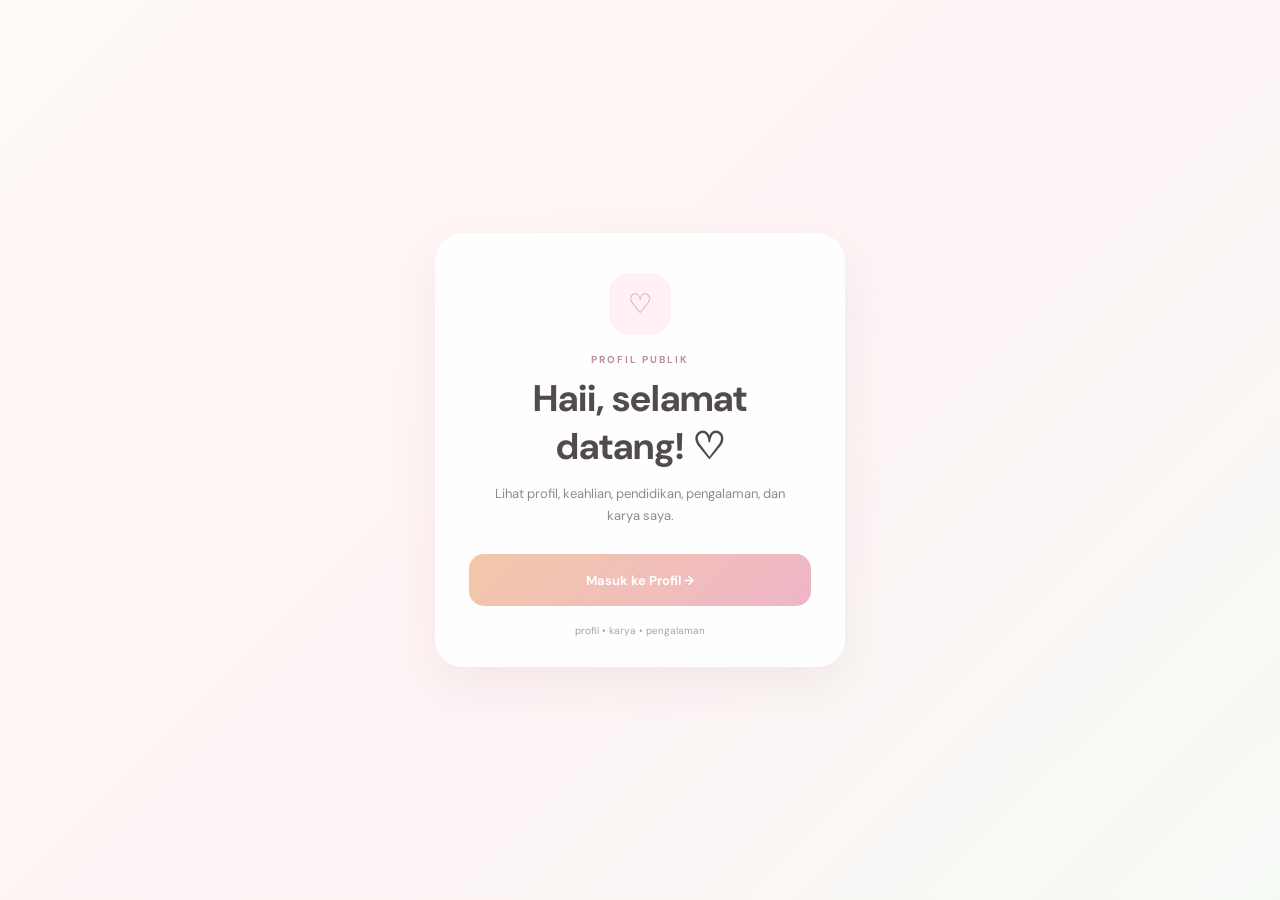
<file: index.html>
<!DOCTYPE html>
<html lang="id">

<head>
  <meta charset="UTF-8">
  <meta name="viewport" content="width=device-width, initial-scale=1.0">

  <title>Masuk</title>

  <link rel="stylesheet" href="style.css">
</head>

<body>

  <!-- Bunga jatuh -->
  <div id="flowers"></div>

  <main class="login-page">

    <div class="login-card">

      <!-- Logo -->
      <div class="logo">
        ♡
      </div>

      <!-- Judul -->
      <p class="eyebrow">
        PROFIL PUBLIK
      </p>

      <h1>
        Haii, selamat datang! ♡
      </h1>

      <p class="subtitle">
        Lihat profil, keahlian, pendidikan,
        pengalaman, dan karya saya.
      </p>

      <!-- Tombol masuk -->
      <button id="loginButton">

        <span id="buttonText">
          Masuk ke Profil →
        </span>

        <span id="loadingText" hidden>
          Tunggu sebentar... ✦
        </span>

      </button>

      <p class="hint">
        profil • karya • pengalaman
      </p>

    </div>

  </main>
  
  <script src="script.js"></script>

</body>

</html>
</file>
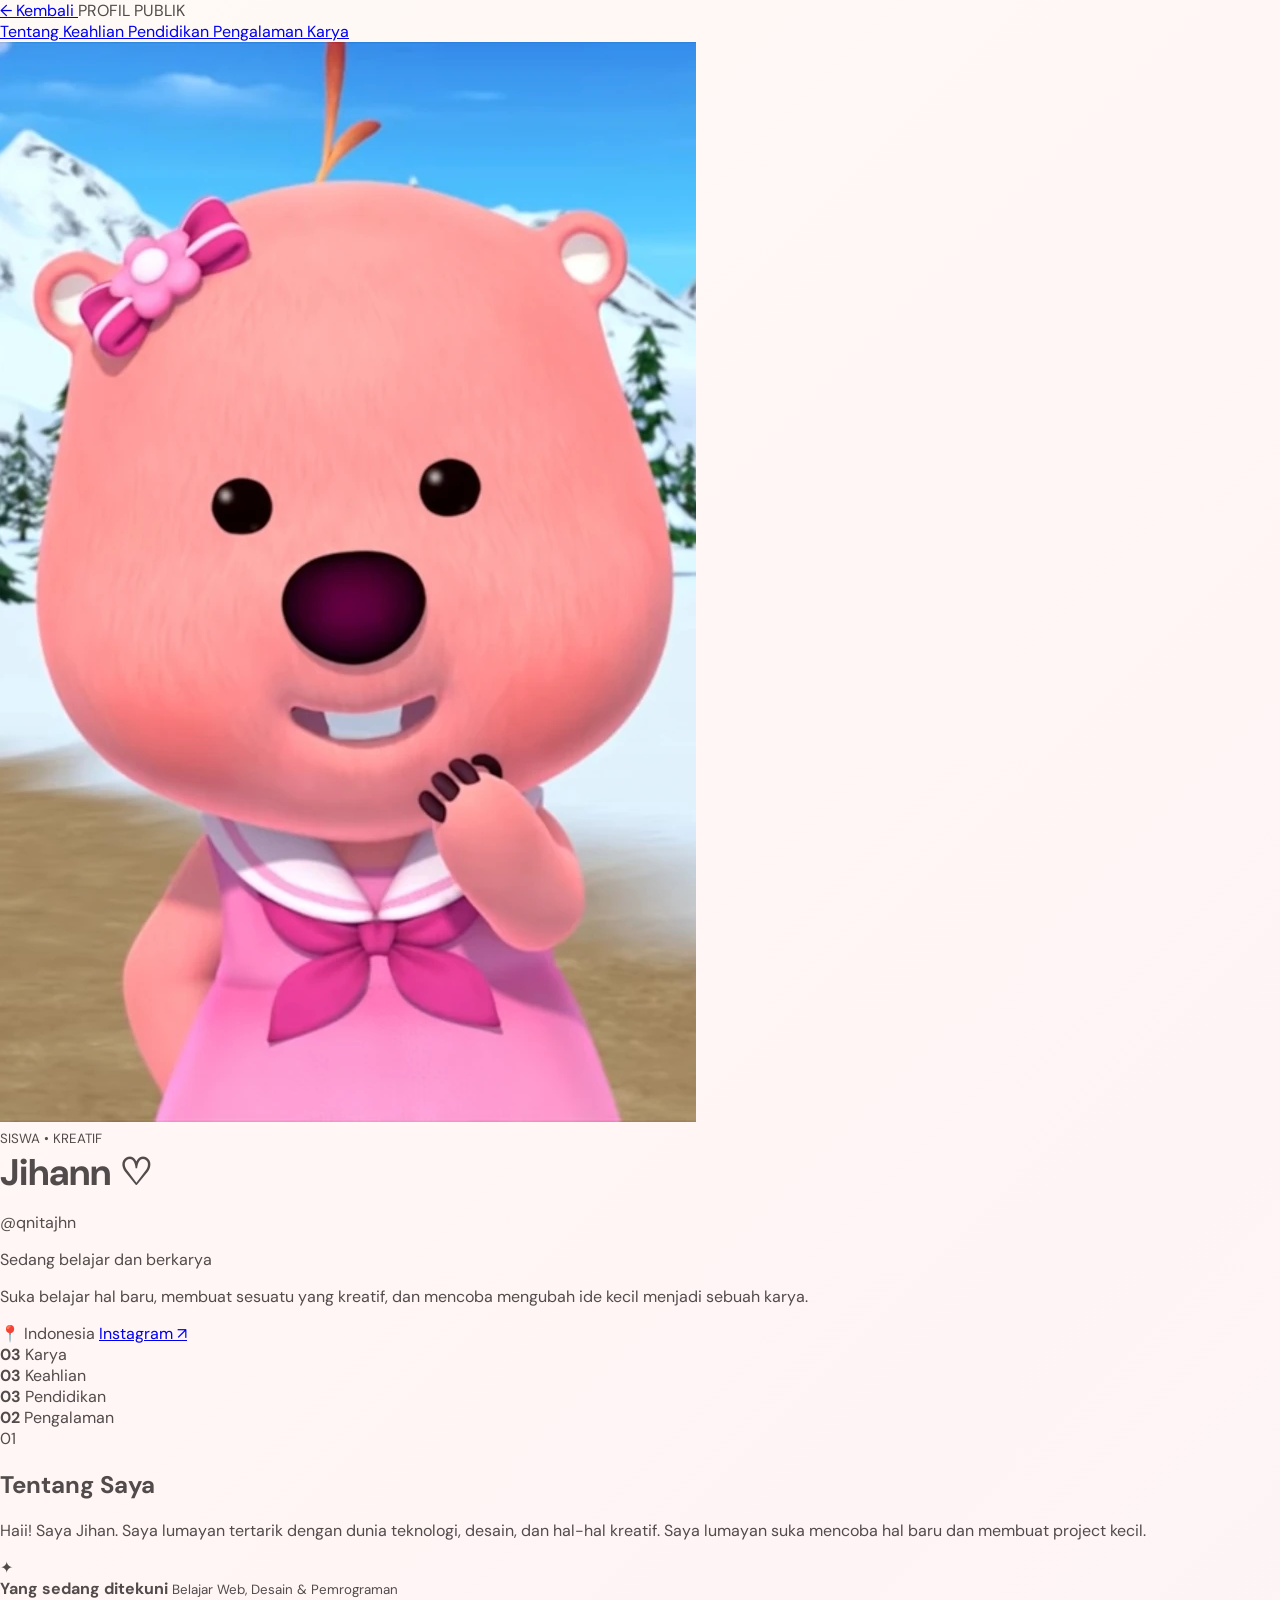
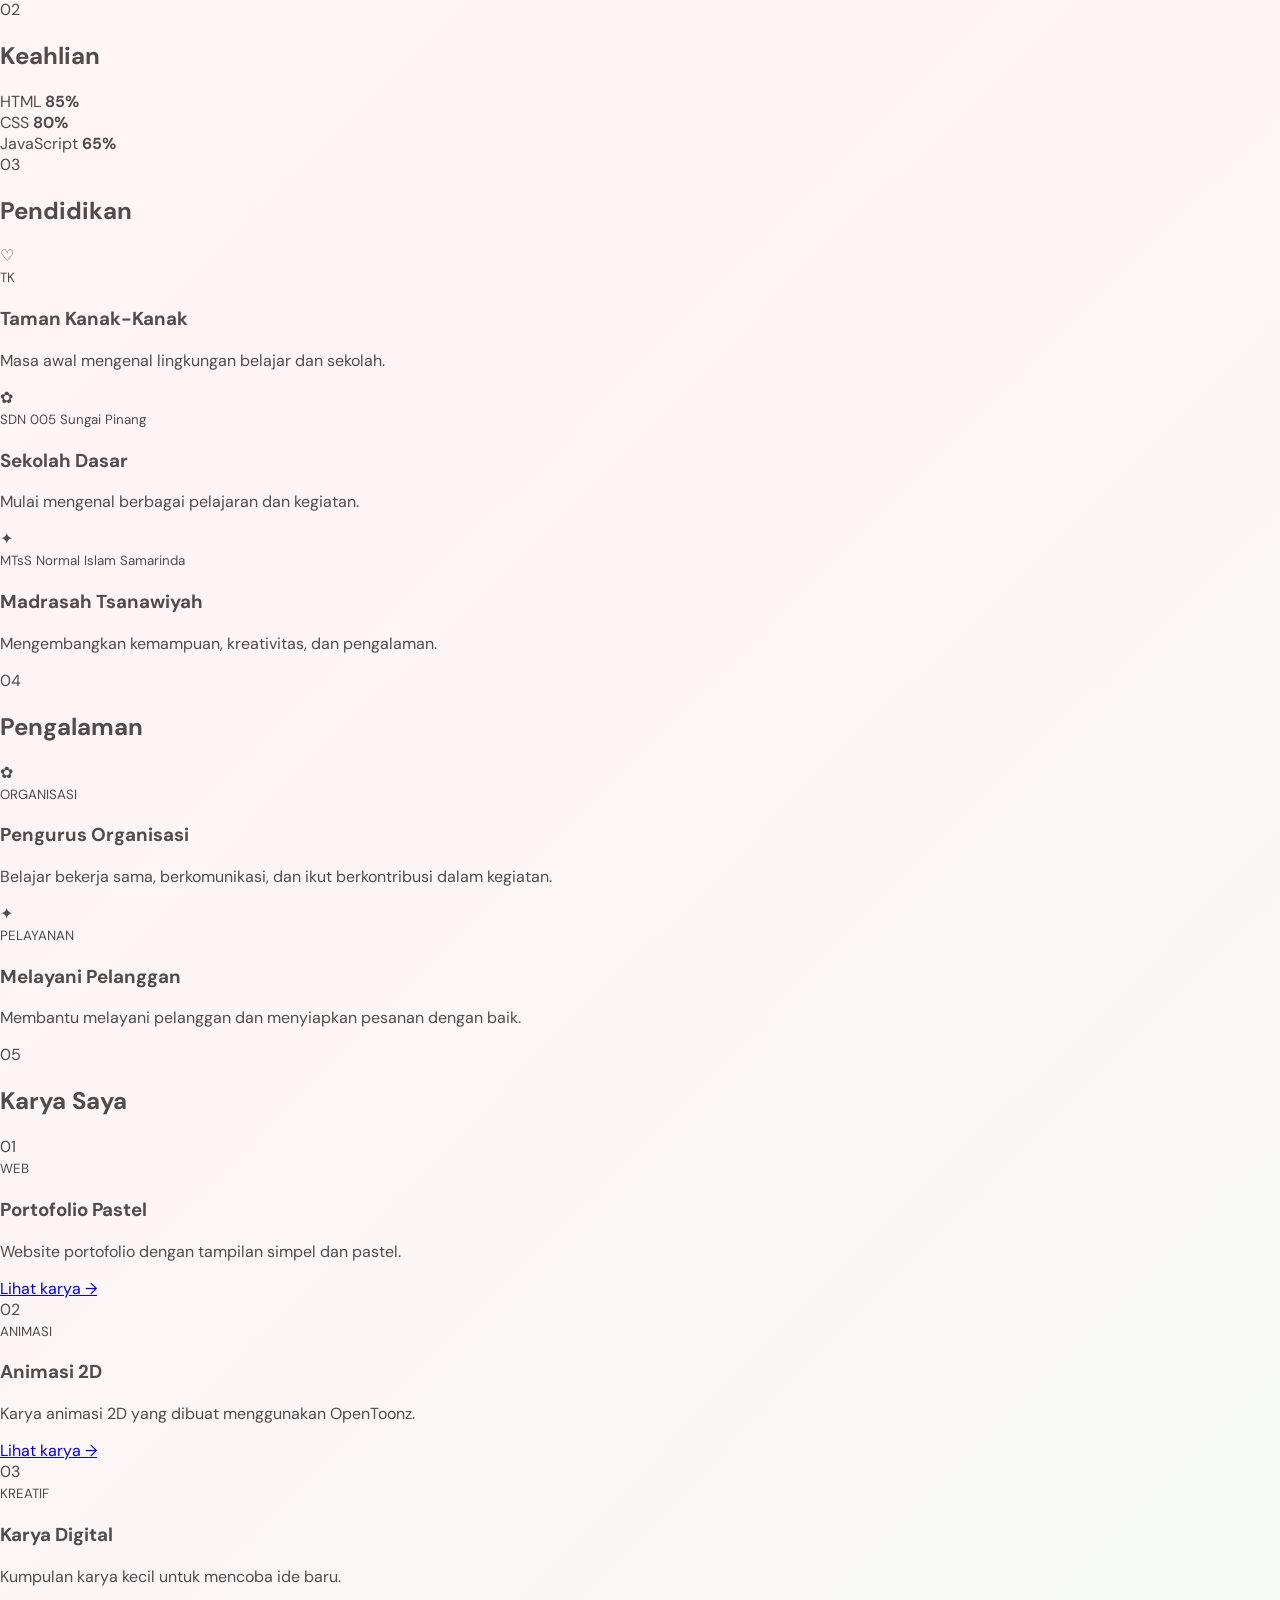
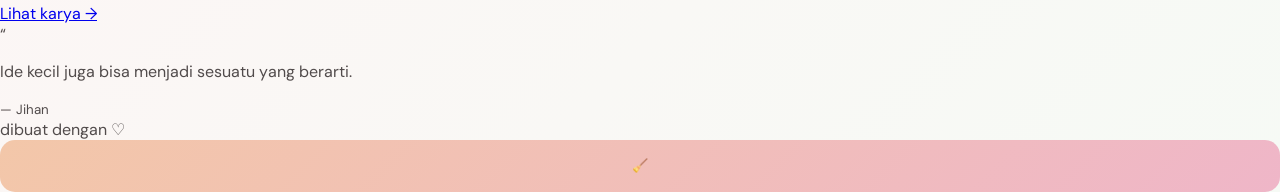
<file: index1.html>
<!DOCTYPE html>
<html lang="id">

<head>
  <!-- Pengaturan halaman -->
  <meta charset="UTF-8">
  <meta name="viewport" content="width=device-width, initial-scale=1.0">

  <title>Profil Saya</title>

  <!-- CSS -->
  <link rel="stylesheet" href="style.css">
</head>

<body>

  <div class="container">

    <!-- ================= HEADER ================= -->

    <header class="header">

      <a href="login.html" class="kembali">
        ← Kembali
      </a>

      <span>
        PROFIL PUBLIK
      </span>



    </header>
    
    <!-- ================= NAVIGASI ================= -->

    <nav class="navigasi">

      <a href="#tentang">
        Tentang
      </a>

      <a href="#keahlian">
        Keahlian
      </a>

      <a href="#pendidikan">
        Pendidikan
      </a>

      <a href="#pengalaman">
        Pengalaman
      </a>

      <a href="#karya">
        Karya
      </a>

    </nav>


    <!-- ================= PROFIL ================= -->

    <section class="profil" id="tentang">

      <div class="profil-kiri">

        <!-- Foto Profil -->
        <div class="foto-box">

          <img
            src="LoopyCurrentOutfit.webp"
            alt="Foto profil"
          >

          <span class="status"></span>

        </div>


        <!-- Nama dan username -->
        <div class="identitas">

          <small>
            SISWA • KREATIF
          </small>

          <h1>
            Jihann <span>♡</span>
          </h1>

          <p>
            @qnitajhn
          </p>

        </div>

      </div>


      <!-- Informasi singkat -->
      <div class="profil-kanan">

        <div class="sedang-aktif">

          <i></i>

          Sedang belajar dan berkarya

        </div>


        <p>

          Suka belajar hal baru, membuat sesuatu
          yang kreatif, dan mencoba mengubah
          ide kecil menjadi sebuah karya.

        </p>


        <div class="info">

          <span>
            📍 Indonesia
          </span>

          <a
            href="https://www.instagram.com/qnitajhan_?igsi=MTdiYzd1cXJsczhiNA=="
            target="_blank"
          >
            Instagram ↗
          </a>

        </div>

      </div>

    </section>


    <!-- ================= STATISTIK ================= -->

    <section class="statistik">

      <div class="stat-card">

        <strong>
          03
        </strong>

        <span>
          Karya
        </span>

      </div>


      <div class="stat-card">

        <strong>
          03
        </strong>

        <span>
          Keahlian
        </span>

      </div>


      <div class="stat-card">

        <strong>
          03
        </strong>

        <span>
          Pendidikan
        </span>

      </div>


      <div class="stat-card">

        <strong>
          02
        </strong>

        <span>
          Pengalaman
        </span>

      </div>

    </section>


    <!-- ================= TENTANG ================= -->

    <section class="bagian">

      <div class="judul-bagian">

        <span>
          01
        </span>

        <h2>
          Tentang Saya
        </h2>

      </div>


      <div class="tentang-box">

        <p>

          Haii! Saya Jihan. Saya lumayan tertarik dengan
          dunia teknologi, desain, dan hal-hal
          kreatif. Saya lumayan suka mencoba hal baru
          dan membuat project kecil.

        </p>


        <div class="highlight">

          <span>
            ✦
          </span>

          <div>

            <b>
              Yang sedang ditekuni
            </b>

            <small>
              Belajar Web, Desain & Pemrograman 
            </small>

          </div>

        </div>

      </div>

    </section>


    <!-- ================= KEAHLIAN ================= -->

    <section
      class="bagian"
      id="keahlian"
    >

      <div class="judul-bagian">

        <span>
          02
        </span>

        <h2>
          Keahlian
        </h2>

      </div>


      <div class="keahlian-box">


        <div class="skill">

          <div>

            <span>
              HTML
            </span>

            <b>
              85%
            </b>

          </div>

          <div class="bar">

            <i style="width: 85%"></i>

          </div>

        </div>


        <div class="skill">

          <div>

            <span>
              CSS
            </span>

            <b>
              80%
            </b>

          </div>

          <div class="bar">

            <i style="width: 80%"></i>

          </div>

        </div>


        <div class="skill">

          <div>

            <span>
              JavaScript
            </span>

            <b>
              65%
            </b>

          </div>

          <div class="bar">

            <i style="width: 65%"></i>

          </div>

        </div>


      </div>

    </section>


    <!-- ================= PENDIDIKAN ================= -->

    <section
      class="bagian"
      id="pendidikan"
    >

      <div class="judul-bagian">

        <span>
          03
        </span>

        <h2>
          Pendidikan
        </h2>

      </div>


      <div class="pendidikan">


        <!-- TK -->

        <div class="pendidikan-card">

          <div class="ikon pink">
            ♡
          </div>

          <div>

            <small>
              TK
            </small>

            <h3>
              Taman Kanak-Kanak
            </h3>

            <p>
              Masa awal mengenal lingkungan
              belajar dan sekolah.
            </p>

          </div>

        </div>


        <!-- SD -->

        <div class="pendidikan-card">

          <div class="ikon peach">
            ✿
          </div>

          <div>

            <small>
              SDN 005 Sungai Pinang
            </small>

            <h3>
              Sekolah Dasar
            </h3>

            <p>
              Mulai mengenal berbagai
              pelajaran dan kegiatan.
            </p>

          </div>

        </div>


        <!-- MTSS -->

        <div class="pendidikan-card">

          <div class="ikon hijau">
            ✦
          </div>

          <div>

            <small>
              MTsS Normal Islam Samarinda
            </small>

            <h3>
              Madrasah Tsanawiyah
            </h3>

            <p>
              Mengembangkan kemampuan,
              kreativitas, dan pengalaman.
            </p>

          </div>

        </div>


      </div>

    </section>


    <!-- ================= PENGALAMAN ================= -->

    <section
      class="bagian"
      id="pengalaman"
    >

      <div class="judul-bagian">

        <span>
          04
        </span>

        <h2>
          Pengalaman
        </h2>

      </div>


      <div class="pengalaman">


        <div class="pengalaman-card">

          <div class="ikon pink">
            ✿
          </div>

          <div>

            <small>
              ORGANISASI
            </small>

            <h3>
              Pengurus Organisasi
            </h3>

            <p>
              Belajar bekerja sama, berkomunikasi,
              dan ikut berkontribusi dalam kegiatan.
            </p>

          </div>

        </div>


        <div class="pengalaman-card">

          <div class="ikon hijau">
            ✦
          </div>

          <div>

            <small>
              PELAYANAN
            </small>

            <h3>
              Melayani Pelanggan
            </h3>

            <p>
              Membantu melayani pelanggan dan menyiapkan pesanan dengan baik.
            </p>

          </div>

        </div>


      </div>

    </section>


    <!-- ================= KARYA ================= -->

    <section
      class="bagian"
      id="karya"
    >

      <div class="judul-bagian">

        <span>
          05
        </span>

        <h2>
          Karya Saya
        </h2>

      </div>


      <div class="karya">


        <!-- Karya 1 -->

        <div class="karya-card">

          <div class="nomor pink">
            01
          </div>

          <small>
            WEB
          </small>

          <h3>
            Portofolio Pastel
          </h3>

          <p>
            Website portofolio dengan tampilan
            simpel dan pastel.
          </p>

          <a href="#">
            Lihat karya →
          </a>

        </div>


        <!-- Karya 2 -->

        <div class="karya-card">

          <div class="nomor hijau">
            02
          </div>

          <small>
            ANIMASI
          </small>

          <h3>
            Animasi 2D
          </h3>

          <p>
            Karya animasi 2D yang dibuat menggunakan OpenToonz.
          </p>

          <a href="#">
            Lihat karya →
          </a>

        </div>


        <!-- Karya 3 -->

        <div class="karya-card">

          <div class="nomor peach">
            03
          </div>

          <small>
            KREATIF
          </small>

          <h3>
            Karya Digital
          </h3>

          <p>
            Kumpulan karya kecil untuk
            mencoba ide baru.
          </p>

          <a href="#">
            Lihat karya →
          </a>

        </div>


      </div>

    </section>


    <!-- ================= PENUTUP ================= -->

    <section class="penutup">

      <span>
        “
      </span>

      <p>
        Ide kecil juga bisa menjadi
        sesuatu yang berarti.
      </p>

      <small>
        — Jihan
      </small>

    </section>


    <!-- ================= FOOTER ================= -->

    <footer>

      dibuat dengan ♡

    </footer>

    
    <!-- Bunga & love di belakang -->
    <div id="hiasan-jatuh"></div>

    <!-- Tombol hapus -->
    <button id="hapusHiasan">🧹</button>
  

  <!-- JS -->
  <script src="script.js"></script>

</body>

</html>
</file>
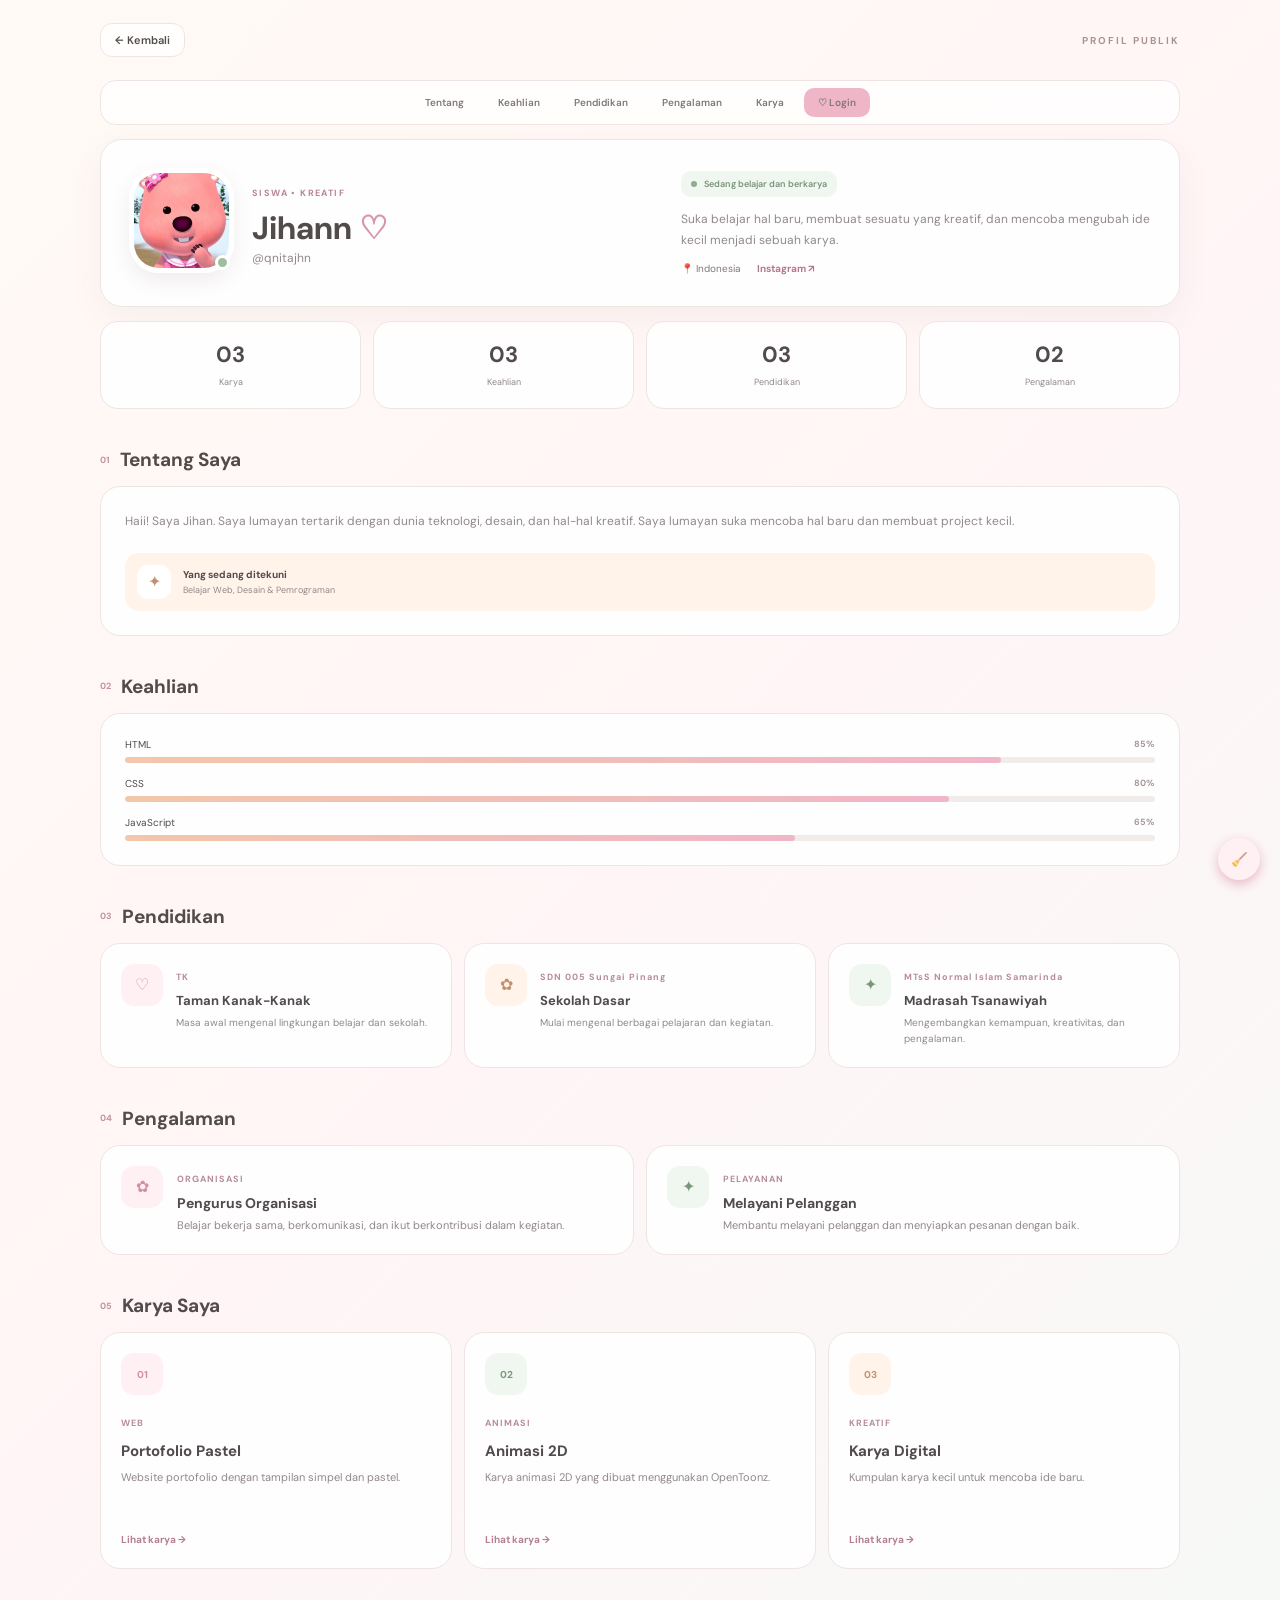
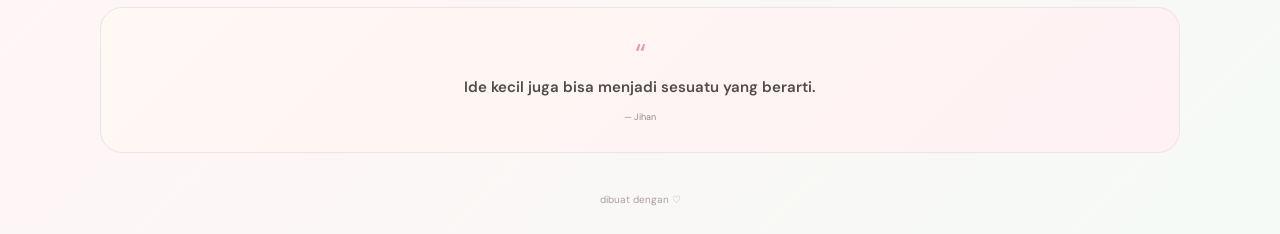
<file: profil.html>
<!DOCTYPE html>
<html lang="id">

<head>
  <!-- Pengaturan halaman -->
  <meta charset="UTF-8">
  <meta name="viewport" content="width=device-width, initial-scale=1.0">

  <title>Profil Saya</title>

  <!-- CSS -->
  <link rel="stylesheet" href="profil.css">
</head>

<body>

  <div class="container">

    <!-- ================= HEADER ================= -->

    <header class="header">

      <a href="index.html" class="kembali">
        ← Kembali
      </a>

      <span>
        PROFIL PUBLIK
      </span>

    </header>
    
    <!-- ================= NAVIGASI ================= -->

    <nav class="navigasi">

      <a href="#tentang">
        Tentang
      </a>

      <a href="#keahlian">
        Keahlian
      </a>

      <a href="#pendidikan">
        Pendidikan
      </a>

      <a href="#pengalaman">
        Pengalaman
      </a>

      <a href="#karya">
        Karya
      </a>

      <a href="login.php" class="tombol-login">
      ♡ Login
      </a>
      
    </nav>


    <!-- ================= PROFIL ================= -->

    <section class="profil" id="tentang">

      <div class="profil-kiri">

        <!-- Foto Profil -->
        <div class="foto-box">

          <img
            src="LoopyCurrentOutfit.webp"
            alt="Foto profil"
          >

          <span class="status"></span>

        </div>


        <!-- Nama dan username -->
        <div class="identitas">

          <small>
            SISWA • KREATIF
          </small>

          <h1>
            Jihann <span>♡</span>
          </h1>

          <p>
            @qnitajhn
          </p>

        </div>

      </div>


      <!-- Informasi singkat -->
      <div class="profil-kanan">

        <div class="sedang-aktif">

          <i></i>

          Sedang belajar dan berkarya

        </div>


        <p>

          Suka belajar hal baru, membuat sesuatu
          yang kreatif, dan mencoba mengubah
          ide kecil menjadi sebuah karya.

        </p>


        <div class="info">

          <span>
            📍 Indonesia
          </span>

          <a
            href="https://www.instagram.com/qnitajhan_?igsi=MTdiYzd1cXJsczhiNA=="
            target="_blank"
          >
            Instagram ↗
          </a>

        </div>

      </div>

    </section>


    <!-- ================= STATISTIK ================= -->

    <section class="statistik">

      <div class="stat-card">

        <strong>
          03
        </strong>

        <span>
          Karya
        </span>

      </div>


      <div class="stat-card">

        <strong>
          03
        </strong>

        <span>
          Keahlian
        </span>

      </div>


      <div class="stat-card">

        <strong>
          03
        </strong>

        <span>
          Pendidikan
        </span>

      </div>


      <div class="stat-card">

        <strong>
          02
        </strong>

        <span>
          Pengalaman
        </span>

      </div>

    </section>


    <!-- ================= TENTANG ================= -->

    <section class="bagian">

      <div class="judul-bagian">

        <span>
          01
        </span>

        <h2>
          Tentang Saya
        </h2>

      </div>


      <div class="tentang-box">

        <p>

          Haii! Saya Jihan. Saya lumayan tertarik dengan
          dunia teknologi, desain, dan hal-hal
          kreatif. Saya lumayan suka mencoba hal baru
          dan membuat project kecil.

        </p>


        <div class="highlight">

          <span>
            ✦
          </span>

          <div>

            <b>
              Yang sedang ditekuni
            </b>

            <small>
              Belajar Web, Desain & Pemrograman 
            </small>

          </div>

        </div>

      </div>

    </section>


    <!-- ================= KEAHLIAN ================= -->

    <section
      class="bagian"
      id="keahlian"
    >

      <div class="judul-bagian">

        <span>
          02
        </span>

        <h2>
          Keahlian
        </h2>

      </div>


      <div class="keahlian-box">


        <div class="skill">

          <div>

            <span>
              HTML
            </span>

            <b>
              85%
            </b>

          </div>

          <div class="bar">

            <i style="width: 85%"></i>

          </div>

        </div>


        <div class="skill">

          <div>

            <span>
              CSS
            </span>

            <b>
              80%
            </b>

          </div>

          <div class="bar">

            <i style="width: 80%"></i>

          </div>

        </div>


        <div class="skill">

          <div>

            <span>
              JavaScript
            </span>

            <b>
              65%
            </b>

          </div>

          <div class="bar">

            <i style="width: 65%"></i>

          </div>

        </div>


      </div>

    </section>


    <!-- ================= PENDIDIKAN ================= -->

    <section
      class="bagian"
      id="pendidikan"
    >

      <div class="judul-bagian">

        <span>
          03
        </span>

        <h2>
          Pendidikan
        </h2>

      </div>


      <div class="pendidikan">


        <!-- TK -->

        <div class="pendidikan-card">

          <div class="ikon pink">
            ♡
          </div>

          <div>

            <small>
              TK
            </small>

            <h3>
              Taman Kanak-Kanak
            </h3>

            <p>
              Masa awal mengenal lingkungan
              belajar dan sekolah.
            </p>

          </div>

        </div>


        <!-- SD -->

        <div class="pendidikan-card">

          <div class="ikon peach">
            ✿
          </div>

          <div>

            <small>
              SDN 005 Sungai Pinang
            </small>

            <h3>
              Sekolah Dasar
            </h3>

            <p>
              Mulai mengenal berbagai
              pelajaran dan kegiatan.
            </p>

          </div>

        </div>


        <!-- MTSS -->

        <div class="pendidikan-card">

          <div class="ikon hijau">
            ✦
          </div>

          <div>

            <small>
              MTsS Normal Islam Samarinda
            </small>

            <h3>
              Madrasah Tsanawiyah
            </h3>

            <p>
              Mengembangkan kemampuan,
              kreativitas, dan pengalaman.
            </p>

          </div>

        </div>


      </div>

    </section>


    <!-- ================= PENGALAMAN ================= -->

    <section
      class="bagian"
      id="pengalaman"
    >

      <div class="judul-bagian">

        <span>
          04
        </span>

        <h2>
          Pengalaman
        </h2>

      </div>


      <div class="pengalaman">


        <div class="pengalaman-card">

          <div class="ikon pink">
            ✿
          </div>

          <div>

            <small>
              ORGANISASI
            </small>

            <h3>
              Pengurus Organisasi
            </h3>

            <p>
              Belajar bekerja sama, berkomunikasi,
              dan ikut berkontribusi dalam kegiatan.
            </p>

          </div>

        </div>


        <div class="pengalaman-card">

          <div class="ikon hijau">
            ✦
          </div>

          <div>

            <small>
              PELAYANAN
            </small>

            <h3>
              Melayani Pelanggan
            </h3>

            <p>
              Membantu melayani pelanggan dan menyiapkan pesanan dengan baik.
            </p>

          </div>

        </div>


      </div>

    </section>


    <!-- ================= KARYA ================= -->

    <section
      class="bagian"
      id="karya"
    >

      <div class="judul-bagian">

        <span>
          05
        </span>

        <h2>
          Karya Saya
        </h2>

      </div>


      <div class="karya">


        <!-- Karya 1 -->

        <div class="karya-card">

          <div class="nomor pink">
            01
          </div>

          <small>
            WEB
          </small>

          <h3>
            Portofolio Pastel
          </h3>

          <p>
            Website portofolio dengan tampilan
            simpel dan pastel.
          </p>

          <a href="#">
            Lihat karya →
          </a>

        </div>


        <!-- Karya 2 -->

        <div class="karya-card">

          <div class="nomor hijau">
            02
          </div>

          <small>
            ANIMASI
          </small>

          <h3>
            Animasi 2D
          </h3>

          <p>
            Karya animasi 2D yang dibuat menggunakan OpenToonz.
          </p>

          <a href="#">
            Lihat karya →
          </a>

        </div>


        <!-- Karya 3 -->

        <div class="karya-card">

          <div class="nomor peach">
            03
          </div>

          <small>
            KREATIF
          </small>

          <h3>
            Karya Digital
          </h3>

          <p>
            Kumpulan karya kecil untuk
            mencoba ide baru.
          </p>

          <a href="#">
            Lihat karya →
          </a>

        </div>


      </div>

    </section>


    <!-- ================= PENUTUP ================= -->

    <section class="penutup">

      <span>
        “
      </span>

      <p>
        Ide kecil juga bisa menjadi
        sesuatu yang berarti.
      </p>

      <small>
        — Jihan
      </small>

    </section>


    <!-- ================= FOOTER ================= -->

    <footer>

      dibuat dengan ♡

    </footer>

    
    <!-- Bunga & love di belakang -->
    <div id="hiasan-jatuh"></div>

    <!-- Tombol hapus -->
    <button id="hapusHiasan">🧹</button>
  

  <!-- JS -->
  <script src="profil.js"></script>

</body>

</html>
</file>
<file: style.css>
@import url(
  'https://fonts.googleapis.com/css2?family=DM+Sans:wght@400;500;600;700&display=swap'
);

:root {
  --pink: #efb6c8;
  --pink-light: #fff0f4;
  --peach: #f3c7a9;
  --text: #514b4b;
  --muted: #918889;
}

* {
  box-sizing: border-box;
}

body {
  margin: 0;
  min-height: 100vh;

  font-family: "DM Sans", sans-serif;

  color: var(--text);

  background:
    linear-gradient(
      135deg,
      #fffaf5,
      #fff4f5,
      #f6faf5
    );
}

.login-page {
  min-height: 100vh;

  display: flex;
  align-items: center;
  justify-content: center;

  padding: 20px;

  position: relative;
  overflow: hidden;
}

.login-card {
  width: min(410px, 100%);

  padding: 40px 34px 30px;

  background:
    rgba(255,255,255,.9);

  border-radius: 28px;

  text-align: center;

  box-shadow:
    0 18px 50px
    rgba(120,90,90,.09);

  position: relative;
  z-index: 2;
}

.logo {
  width: 62px;
  height: 62px;

  margin: 0 auto 18px;

  display: flex;
  align-items: center;
  justify-content: center;

  border-radius: 20px;

  background: var(--pink-light);

  color: #d990a8;

  font-size: 27px;
}

.eyebrow {
  margin: 0 0 8px;

  color: #bd8c9d;

  font-size: 10px;

  font-weight: 700;

  letter-spacing: 2px;
}

h1 {
  margin: 0;

  font-size:
    clamp(28px, 7vw, 37px);
}

.subtitle {
  margin: 13px auto 27px;

  max-width: 310px;

  color: var(--muted);

  font-size: 13px;

  line-height: 1.7;
}

button {
  width: 100%;
  height: 52px;

  border: none;

  border-radius: 15px;

  background:
    linear-gradient(
      135deg,
      var(--peach),
      var(--pink)
    );

  color: white;

  font-family: inherit;

  font-size: 13px;

  font-weight: 700;

  cursor: pointer;

  transition: .2s ease;
}

button:hover {
  transform: translateY(-2px);
}

button:disabled {
  cursor: wait;
  opacity: .8;
}

.hint {
  margin: 18px 0 0;

  color: #aaa0a0;

  font-size: 10px;
}


/* Bunga */

#flowers {
  position: fixed;
  inset: 0;

  pointer-events: none;

  overflow: hidden;

  z-index: 1;
}

.flower {
  position: absolute;

  top: -50px;

  user-select: none;

  opacity: .7;

  animation:
    jatuh linear forwards,
    goyang ease-in-out infinite;
}

@keyframes jatuh {

  to {
    transform:
      translateY(110vh)
      rotate(360deg);
  }

}

@keyframes goyang {

  0%, 100% {
    margin-left: -15px;
  }

  50% {
    margin-left: 15px;
  }

}


/* HP */

@media (max-width: 480px) {

  .login-card {
    padding:
      34px 23px 27px;

    border-radius: 24px;
  }

}
</file>
<file: profil.css>
/* ================= FONT ================= */

@import url(
  'https://fonts.googleapis.com/css2?family=DM+Sans:wght@400;500;600;700&display=swap'
);


/* ================= WARNA ================= */

:root {
  --pink: #efb6c8;
  --pink-muda: #fff0f4;

  --peach: #f3c7a9;
  --peach-muda: #fff3ea;

  --hijau: #bfd3c1;
  --hijau-muda: #f0f7f0;

  --teks: #514b4b;
  --abu: #918889;

  --border: #eee5e3;
}


/* ================= DASAR ================= */

* {
  box-sizing: border-box;
}

html {
  scroll-behavior: smooth;
}

body {
  margin: 0;

  font-family:
    "DM Sans",
    sans-serif;

  color: var(--teks);

  background:
    linear-gradient(
      135deg,
      #fffaf5,
      #fff5f6,
      #f5faf6
    );
}

a {
  text-decoration: none;
  color: inherit;
}


/* ================= CONTAINER ================= */

.container {
  width:
    min(1080px, calc(100% - 30px));

  margin: auto;
}


/* ================= HEADER ================= */

.header {
  height: 80px;

  display: flex;

  align-items: center;

  justify-content:
    space-between;
}

.header > span {
  font-size: 10px;

  font-weight: 700;

  letter-spacing: 2px;

  color: #a99393;
}

.kembali {
  padding:
    9px 14px;

  background:
    rgba(255,255,255,.8);

  border:
    1px solid var(--border);

  border-radius: 12px;

  font-size: 11px;

  font-weight: 600;

  transition: .2s;
}

.kembali:hover {
  transform:
    translateX(-3px);
}


/* ================= NAVIGASI ================= */

.navigasi {
  display: flex;

  justify-content: center;

  gap: 6px;

  padding: 7px;

  margin-bottom: 14px;

  position: sticky;

  top: 8px;

  z-index: 20;

  background:
    rgba(255,255,255,.8);

  border:
    1px solid var(--border);

  border-radius: 16px;

  backdrop-filter:
    blur(10px);
}

.navigasi a {
  padding:
    8px 14px;

  border-radius: 10px;

  color: #817878;

  font-size: 10px;

  font-weight: 600;

  transition: .2s;
}

.navigasi a:hover {
  background:
    var(--pink-muda);

  color: #b4778c;

  transform:
    translateY(-1px);
}


/* ================= PROFIL ================= */

.profil {
  display: flex;

  align-items: center;

  justify-content:
    space-between;

  gap: 30px;

  padding: 28px;

  background:
    rgba(255,255,255,.88);

  border:
    1px solid var(--border);

  border-radius: 22px;

  box-shadow:
    0 12px 35px
    rgba(100,80,80,.055);
}

.profil-kiri {
  display: flex;

  align-items: center;

  gap: 18px;
}

.foto-box {
  position: relative;
}

.foto-box img {
  width: 105px;

  height: 105px;

  object-fit: cover;

  border:
    5px solid white;

  border-radius: 30px;

  box-shadow:
    0 8px 20px
    rgba(100,80,80,.1);
}

.status {
  position: absolute;

  right: 4px;

  bottom: 8px;

  width: 15px;

  height: 15px;

  border:
    3px solid white;

  border-radius: 50%;

  background: #9fbe9f;
}

.identitas small {
  color: #b78596;

  font-size: 9px;

  font-weight: 700;

  letter-spacing: 1.4px;
}

.identitas h1 {
  margin:
    6px 0 1px;

  font-size: 32px;
}

.identitas h1 span {
  color: #d995aa;
}

.identitas p {
  margin: 0;

  color: var(--abu);

  font-size: 12px;
}

.profil-kanan {
  max-width: 470px;
}

.sedang-aktif {
  display: inline-flex;

  align-items: center;

  gap: 7px;

  padding:
    7px 10px;

  border-radius: 10px;

  background:
    var(--hijau-muda);

  color: #789379;

  font-size: 9px;

  font-weight: 600;
}

.sedang-aktif i {
  width: 6px;

  height: 6px;

  border-radius: 50%;

  background: #8eaf8f;
}

.profil-kanan > p {
  margin:
    12px 0;

  color: var(--abu);

  font-size: 12px;

  line-height: 1.7;
}

.info {
  display: flex;

  gap: 16px;

  color: #817878;

  font-size: 10px;
}

.info a {
  color: #b4778c;

  font-weight: 700;
}


/* ================= STATISTIK ================= */

.statistik {
  display: grid;

  grid-template-columns:
    repeat(4, 1fr);

  gap: 12px;

  margin-top: 14px;
}

.stat-card {
  padding: 18px;

  text-align: center;

  background:
    rgba(255,255,255,.88);

  border:
    1px solid var(--border);

  border-radius: 18px;
}

.stat-card strong {
  display: block;

  font-size: 22px;
}

.stat-card span {
  color: var(--abu);

  font-size: 9px;
}


/* ================= BAGIAN ================= */

.bagian {
  margin-top: 38px;
}

.judul-bagian {
  display: flex;

  align-items: center;

  gap: 10px;

  margin-bottom: 14px;
}

.judul-bagian span {
  color: #c093a0;

  font-size: 9px;

  font-weight: 700;
}

.judul-bagian h2 {
  margin: 0;

  font-size: 19px;
}


/* ================= TENTANG ================= */

.tentang-box,
.keahlian-box,
.pendidikan-card,
.pengalaman-card,
.karya-card {
  background:
    rgba(255,255,255,.88);

  border:
    1px solid var(--border);

  border-radius: 20px;
}

.tentang-box {
  padding: 24px;
}

.tentang-box > p {
  margin: 0;

  color: var(--abu);

  font-size: 12px;

  line-height: 1.8;
}

.highlight {
  display: flex;

  align-items: center;

  gap: 12px;

  margin-top: 20px;

  padding: 12px;

  border-radius: 14px;

  background:
    var(--peach-muda);
}

.highlight > span {
  width: 34px;

  height: 34px;

  display: flex;

  align-items: center;

  justify-content: center;

  border-radius: 11px;

  background: white;

  color: #c28f70;
}

.highlight b,
.highlight small {
  display: block;
}

.highlight b {
  font-size: 10px;
}

.highlight small {
  margin-top: 3px;

  color: var(--abu);

  font-size: 9px;
}


/* ================= KEAHLIAN ================= */

.keahlian-box {
  padding: 24px;
}

.skill + .skill {
  margin-top: 14px;
}

.skill > div:first-child {
  display: flex;

  justify-content:
    space-between;

  margin-bottom: 6px;

  font-size: 10px;
}

.skill b {
  color: #a49a9a;

  font-size: 9px;
}

.bar {
  height: 6px;

  overflow: hidden;

  border-radius: 20px;

  background: #f0ecea;
}

.bar i {
  display: block;

  height: 100%;

  border-radius: 20px;

  background:
    linear-gradient(
      90deg,
      var(--peach),
      var(--pink)
    );
}


/* ================= PENDIDIKAN ================= */

.pendidikan {
  display: grid;

  grid-template-columns:
    repeat(3, 1fr);

  gap: 12px;
}

.pendidikan-card {
  display: flex;

  gap: 13px;

  padding: 20px;

  transition: .2s;
}

.pendidikan-card:hover {
  transform:
    translateY(-3px);
}

.ikon {
  width: 42px;

  height: 42px;

  flex: 0 0 auto;

  display: flex;

  align-items: center;

  justify-content: center;

  border-radius: 13px;
}

.pink {
  background:
    var(--pink-muda);

  color: #d28fa4;
}

.peach {
  background:
    var(--peach-muda);

  color: #c38f6f;
}

.hijau {
  background:
    var(--hijau-muda);

  color: #789879;
}

.pendidikan-card small,
.pengalaman-card small,
.karya-card small {
  color: #b78d98;

  font-size: 9px;

  font-weight: 700;

  letter-spacing: 1px;
}

.pendidikan-card h3 {
  margin:
    7px 0 6px;

  font-size: 13px;
}

.pendidikan-card p {
  margin: 0;

  color: var(--abu);

  font-size: 10px;

  line-height: 1.6;
}


/* ================= PENGALAMAN ================= */

.pengalaman {
  display: grid;

  grid-template-columns:
    1fr 1fr;

  gap: 12px;
}

.pengalaman-card {
  display: flex;

  gap: 14px;

  padding: 20px;
}

.pengalaman-card h3 {
  margin:
    7px 0 5px;

  font-size: 14px;
}

.pengalaman-card p {
  margin: 0;

  color: var(--abu);

  font-size: 11px;

  line-height: 1.6;
}


/* ================= KARYA ================= */

.karya {
  display: grid;

  grid-template-columns:
    repeat(3, 1fr);

  gap: 12px;
}

.karya-card {
  padding: 20px;

  transition: .2s;
}

.karya-card:hover {
  transform:
    translateY(-4px);
}

.nomor {
  width: 42px;

  height: 42px;

  display: flex;

  align-items: center;

  justify-content: center;

  margin-bottom: 15px;

  border-radius: 13px;

  font-size: 10px;

  font-weight: 700;
}

.karya-card h3 {
  margin:
    10px 0 7px;

  font-size: 15px;
}

.karya-card p {
  min-height: 50px;

  margin: 0;

  color: var(--abu);

  font-size: 11px;

  line-height: 1.65;
}

.karya-card a {
  display: inline-block;

  margin-top: 15px;

  color: #b57f91;

  font-size: 10px;

  font-weight: 700;
}


/* ================= PENUTUP ================= */

.penutup {
  margin-top: 38px;

  padding: 27px;

  text-align: center;

  background:
    linear-gradient(
      135deg,
      #fff8f3,
      #fff1f4
    );

  border:
    1px solid var(--border);

  border-radius: 22px;
}

.penutup > span {
  color: #d99bad;

  font-size: 30px;
}

.penutup p {
  margin:
    3px 0 7px;

  font-size: 15px;

  font-weight: 600;
}

.penutup small {
  color: var(--abu);

  font-size: 9px;
}


/* ================= FOOTER ================= */

footer {
  padding:
    40px 0 28px;

  text-align: center;

  color: #aaa0a0;

  font-size: 10px;
}


/* ================= HP ================= */

@media (max-width: 800px) {

  .profil {
    flex-direction: column;

    align-items: flex-start;
  }

  .profil-kanan {
    max-width: none;
  }

  .pendidikan {
    grid-template-columns: 1fr;
  }

  .pengalaman {
    grid-template-columns: 1fr;
  }

  .karya {
    grid-template-columns:
      1fr 1fr;
  }

}


@media (max-width: 560px) {

  .container {
    width:
      calc(100% - 20px);
  }

  .header {
    height: 70px;
  }

  .navigasi {
    justify-content:
      flex-start;

    overflow-x: auto;

    scrollbar-width: none;
  }

  .navigasi::-webkit-scrollbar {
    display: none;
  }

  .navigasi a {
    flex: 0 0 auto;

    padding:
      8px 11px;

    font-size: 9px;
  }

  .profil {
    padding: 21px;
  }

  .foto-box img {
    width: 82px;

    height: 82px;

    border-radius: 23px;
  }

  .identitas h1 {
    font-size: 25px;
  }

  .statistik {
    grid-template-columns:
      1fr 1fr;
  }

  .karya {
    grid-template-columns: 1fr;
  }

}

/* Bunga & love di belakang */
#hiasan-jatuh {
  position: fixed;
  inset: 0;
  overflow: hidden;
  pointer-events: none;
  z-index: 0;
}

/* Isi profil di depan */
.container {
  position: relative;
  z-index: 2;
}

/* Hiasan jatuh */
.hiasan {
  position: absolute;
  top: -20px;
  opacity: .75;
  animation: jatuh 8s linear forwards;
  text-shadow: 0 1px 5px #f8d5df;
}

@keyframes jatuh {
  to {
    transform: translateY(110vh) rotate(360deg);
  }
}

/* Tombol hapus */
#hapusHiasan {
  position: fixed;
  right: 20px;
  bottom: 20px;

  width: 42px;
  height: 42px;

  border: none;
  border-radius: 50%;

  background: #fff0f4;
  color: #d98da5;

  box-shadow: 0 4px 12px #e8b8c5;

  cursor: pointer;
  z-index: 10;
}

.tombol-login {
  display: inline-block;
  padding: 9px 16px;
  border-radius: 12px;
  background: #efb6c8;
  color: white;
  text-decoration: none;
  font-size: 13px;
  font-weight: bold;
}

.tombol-login:hover {
  opacity: 0.85;
}
</file>
